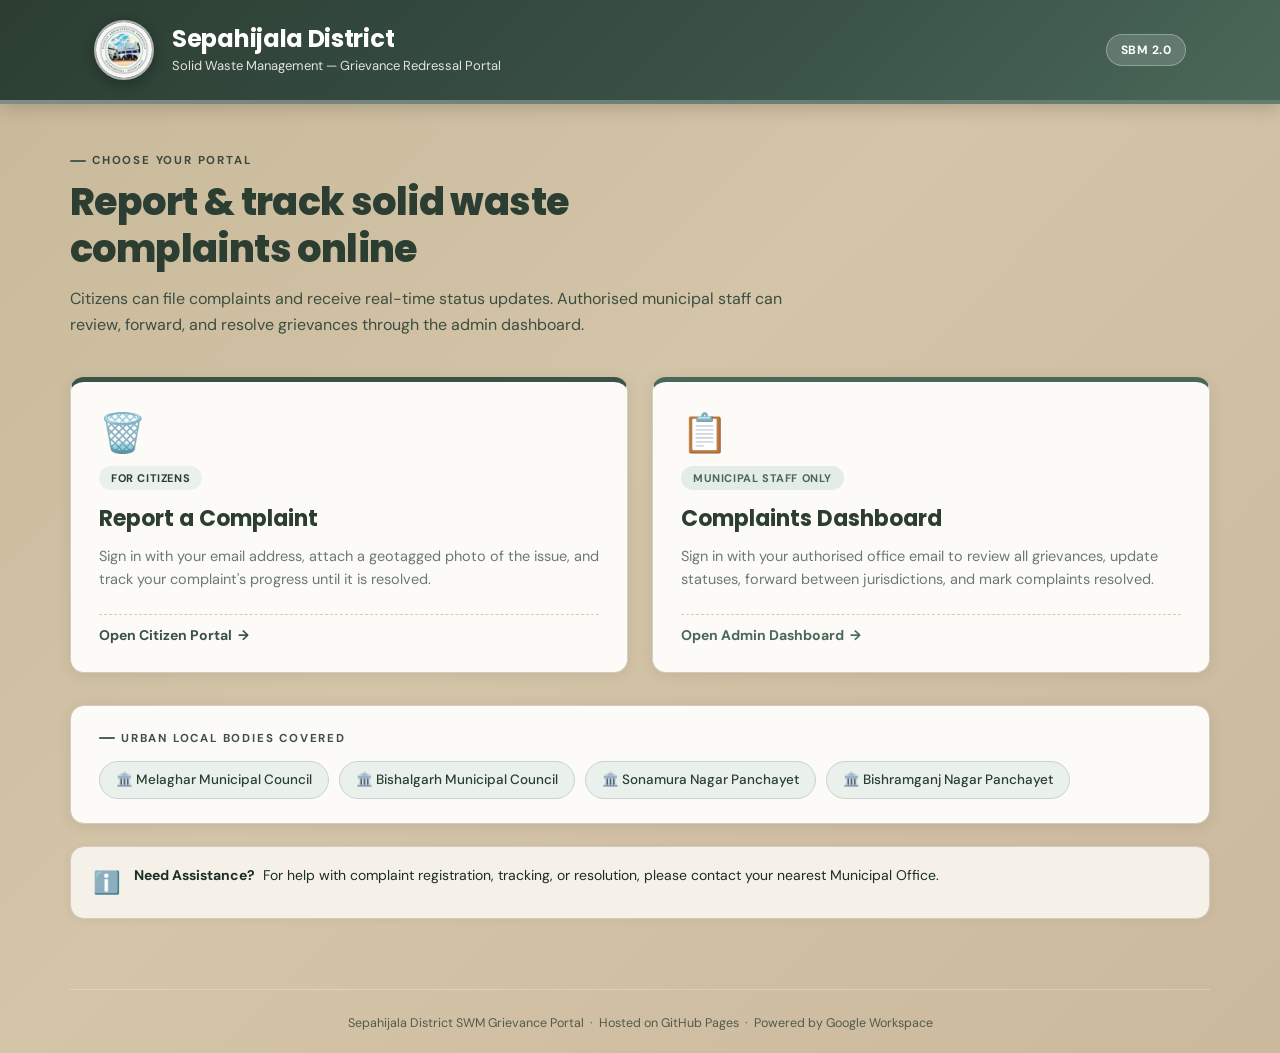
<file: index.html>
<!DOCTYPE html>
<html lang="en">
<head>
  <meta charset="UTF-8">
  <meta name="viewport" content="width=device-width, initial-scale=1">
  <title>SWM Grievance Portal — Sepahijala District</title>
  <link rel="preconnect" href="https://fonts.googleapis.com">
  <link rel="preconnect" href="https://fonts.gstatic.com" crossorigin>
  <link href="https://fonts.googleapis.com/css2?family=Poppins:wght@600;700;800&family=DM+Sans:ital,opsz,wght@0,9..40,400;0,9..40,500;0,9..40,600;1,9..40,400&display=swap" rel="stylesheet">
  <link rel="stylesheet" href="assets/style.css">
</head>
<body>

  <!-- ===== SITE HEADER ===== -->
  <header class="site-header">
    <div class="header-inner">
      <img src="assets/logo.jpg" alt="Sepahijala District Logo" class="district-logo">
      <div class="header-text">
        <h1>Sepahijala District</h1>
        <p>Solid Waste Management — Grievance Redressal Portal</p>
      </div>
      <div class="header-meta">
        <span class="sbm-tag">SBM 2.0</span>
      </div>
    </div>
    <div class="header-stripe"></div>
  </header>

  <!-- ===== MAIN CONTENT ===== -->
  <main class="main-wrap">

    <section class="hero">
      <p class="eyebrow">Choose your portal</p>
      <h2>Report &amp; track solid waste<br>complaints online</h2>
      <p class="hero-sub">
        Citizens can file complaints and receive real-time status updates.
        Authorised municipal staff can review, forward, and resolve grievances through the admin dashboard.
      </p>
    </section>

    <!-- Portal Cards -->
    <div class="portal-grid">

      <a class="portal-card" href="citizen.html">
        <div class="card-icon">🗑️</div>
        <span class="card-tag">For Citizens</span>
        <h3>Report a Complaint</h3>
        <p>Sign in with your email address, attach a geotagged photo of the issue, and track your complaint's progress until it is resolved.</p>
        <span class="card-cta">Open Citizen Portal <span class="cta-arrow">→</span></span>
      </a>

      <a class="portal-card admin-card" href="admin.html">
        <div class="card-icon">📋</div>
        <span class="card-tag admin-tag">Municipal Staff Only</span>
        <h3>Complaints Dashboard</h3>
        <p>Sign in with your authorised office email to review all grievances, update statuses, forward between jurisdictions, and mark complaints resolved.</p>
        <span class="card-cta admin-cta">Open Admin Dashboard <span class="cta-arrow">→</span></span>
      </a>

    </div>

    <!-- ULBs covered -->
    <div class="ulb-strip">
      <p class="eyebrow" style="margin-bottom: 14px;">Urban Local Bodies Covered</p>
      <div class="ulb-list">
        <span class="ulb-pill">🏛️ Melaghar Municipal Council</span>
        <span class="ulb-pill">🏛️ Bishalgarh Municipal Council</span>
        <span class="ulb-pill">🏛️ Sonamura Nagar Panchayet</span>
        <span class="ulb-pill">🏛️ Bishramganj Nagar Panchayet</span>
      </div>
    </div>

    <!-- Help note -->
    <div class="info-note">
      <span class="info-icon">ℹ️</span>
      <div>
        <strong>Need Assistance?</strong>&nbsp;
        For help with complaint registration, tracking, or resolution, please contact your nearest Municipal Office.
      </div>
    </div>

  </main>

  <!-- ===== FOOTER ===== -->
  <footer class="site-footer">
    Sepahijala District SWM Grievance Portal &nbsp;·&nbsp;
    Hosted on GitHub Pages &nbsp;·&nbsp;
    Powered by Google Workspace
  </footer>

</body>
</html>
</file>
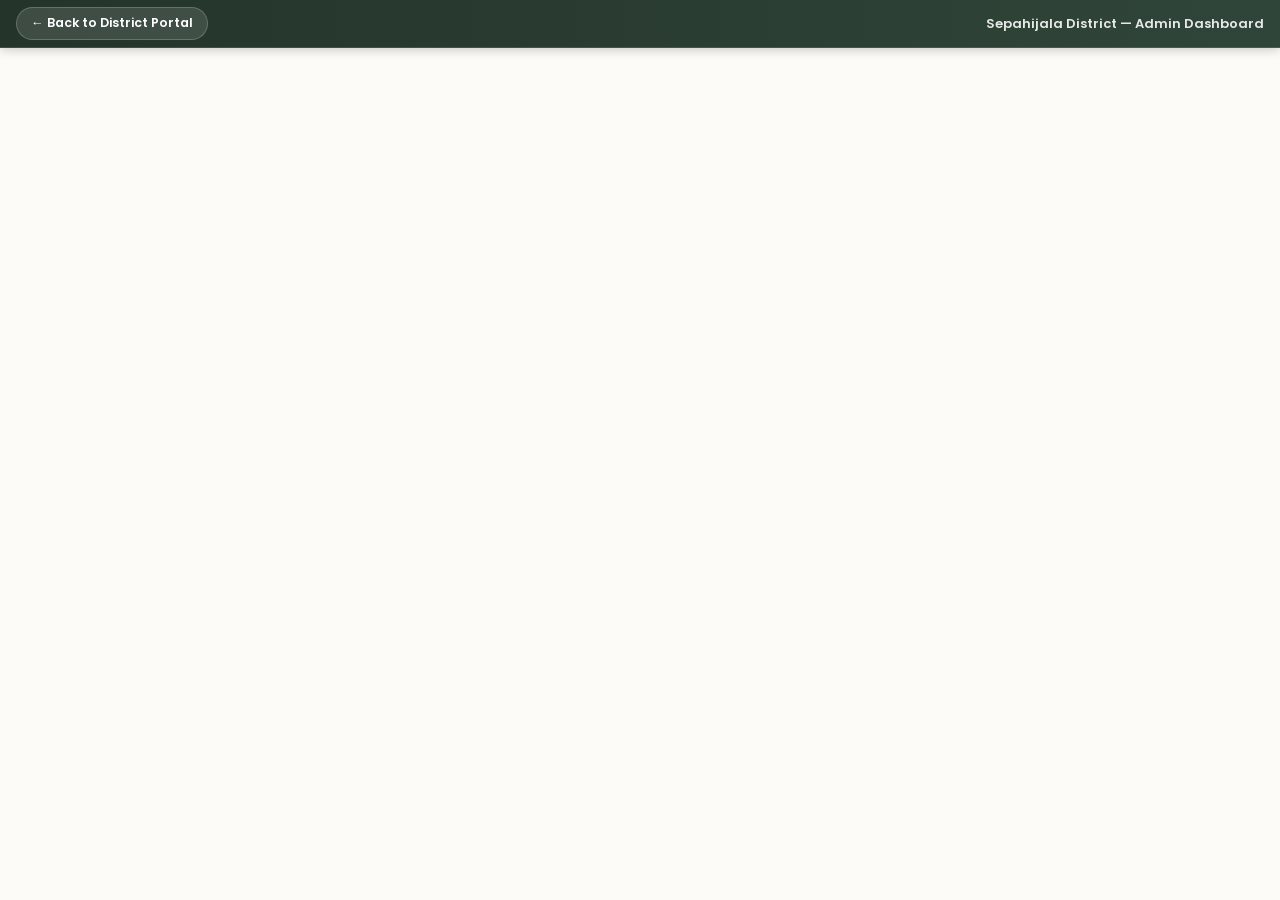
<file: admin.html>
<!DOCTYPE html>
<html lang="en">
<head>
  <meta charset="UTF-8">
  <meta name="viewport" content="width=device-width, initial-scale=1, maximum-scale=1">
  <title>Admin Dashboard — Sepahijala SWM Portal</title>
  <link rel="preconnect" href="https://fonts.googleapis.com">
  <link rel="preconnect" href="https://fonts.gstatic.com" crossorigin>
  <link href="https://fonts.googleapis.com/css2?family=Poppins:wght@600;700&family=DM+Sans:opsz,wght@9..40,400;9..40,500;9..40,600&display=swap" rel="stylesheet">
  <link rel="stylesheet" href="assets/style.css">
</head>
<body class="embed-page">
  <div class="embed-wrap">
    <header class="embed-nav-bar">
      <a href="index.html" class="embed-back-btn" title="Return to Portal Home">
        ← Back to District Portal
      </a>
      <div class="embed-nav-title">
        <span>Sepahijala District — Admin Dashboard</span>
      </div>
    </header>

    <iframe
      class="embed-frame"
      id="adminFrame"
      src="https://script.google.com/macros/s/AKfycbwW0gAlkAvaFceO05CezVtqpFYnjghvcNrupmX5fs6RljaRQCwBFAISzdk6IJJuTp2T/exec"
      title="Municipal Complaints Dashboard — Sepahijala District">
    </iframe>
  </div>
</body>
</html>
</file>
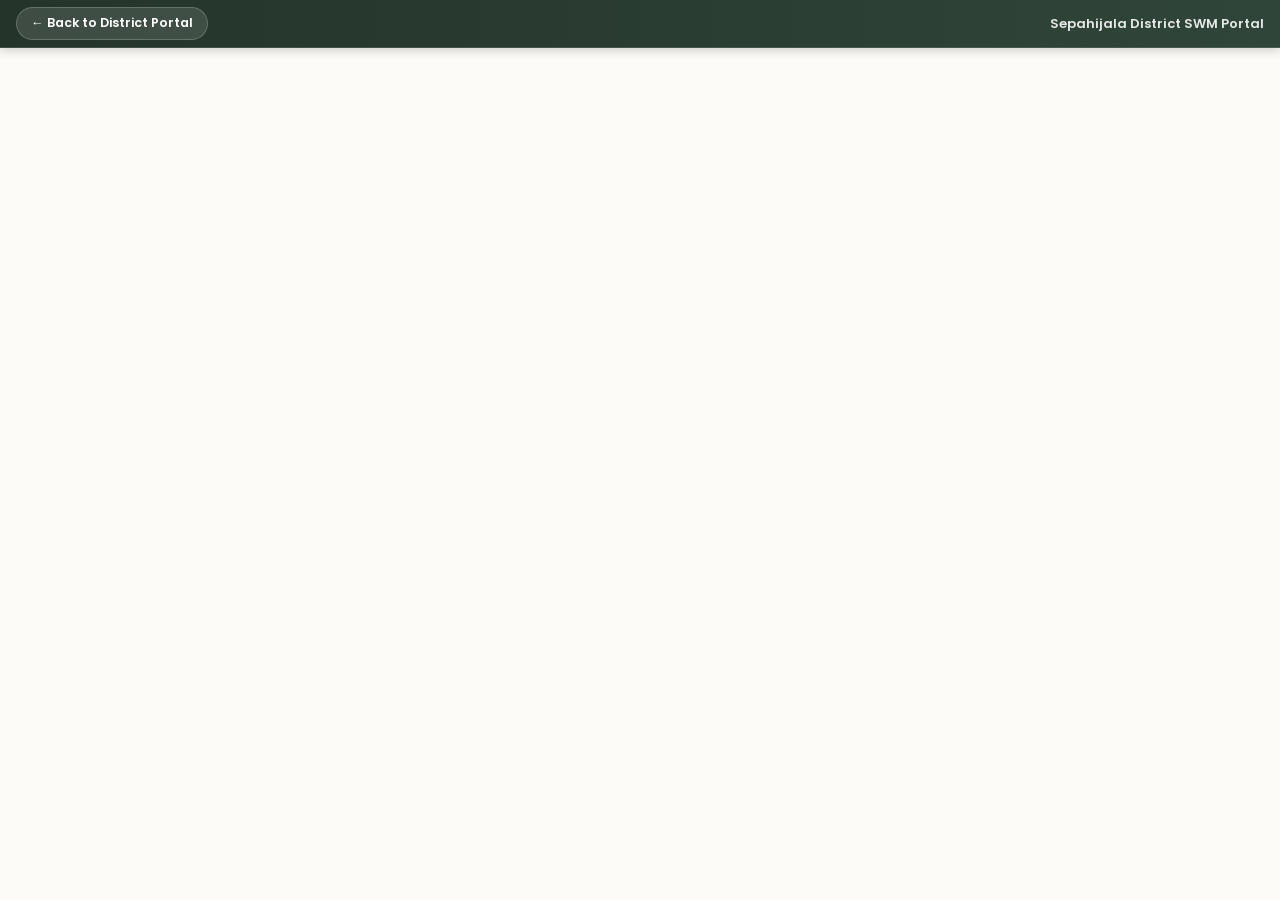
<file: citizen.html>
<!DOCTYPE html>
<html lang="en">
<head>
  <meta charset="UTF-8">
  <meta name="viewport" content="width=device-width, initial-scale=1, maximum-scale=1">
  <title>Report a Complaint — Sepahijala SWM Portal</title>
  <link rel="preconnect" href="https://fonts.googleapis.com">
  <link rel="preconnect" href="https://fonts.gstatic.com" crossorigin>
  <link href="https://fonts.googleapis.com/css2?family=Poppins:wght@600;700&family=DM+Sans:opsz,wght@9..40,400;9..40,500;9..40,600&display=swap" rel="stylesheet">
  <link rel="stylesheet" href="assets/style.css">
</head>
<body class="embed-page">
  <div class="embed-wrap">
    <header class="embed-nav-bar">
      <a href="index.html" class="embed-back-btn" title="Return to Portal Home">
        ← Back to District Portal
      </a>
      <div class="embed-nav-title">
        <span>Sepahijala District SWM Portal</span>
      </div>
    </header>

    <iframe
      class="embed-frame"
      id="citizenFrame"
      src="https://script.google.com/macros/s/AKfycbw9NcqqJ3kEIbpbFI3JFOiEI8DGfILufYYpgLzblxazCqpNKSVimtBMbDYCj-YBzCVkcQ/exec"
      title="Citizen Grievance Portal — Sepahijala District"
      allow="geolocation; camera">
    </iframe>
  </div>
</body>
</html>
</file>
<file: assets/style.css>
/*
  Sepahijala District — SWM Grievance Portal
  Theme: "Forest Green" — Dark Forest + Warm Sandy Beige
  Typography: Poppins (Headings) + DM Sans (Body)
  Compatibility: Ultra-responsive for Desktop, Laptop, Tablet, and Mobile
*/

/* ===== DESIGN TOKENS ===== */
:root {
  --forest:        #3A5247;
  --forest-dark:   #2C3E32;
  --forest-mid:    #4A6858;
  --forest-light:  #EAF0EC;
  --forest-pale:   #F2F6F3;
  --sand:          #D4C4A8;
  --sand-dark:     #C9B99A;
  --sand-light:    #E8DFD0;
  --cream:         #F5F0E8;
  --card:          #FDFBF8;
  --border:        #C8D4CB;
  --border-sand:   #D6CAB8;
  --ink:           #1A2E24;
  --muted:         #6B7A6F;
  --success:       #2E7D52;
  --danger:        #C0392B;
  --radius:        14px;
  --radius-sm:     8px;
  --shadow:        0 2px 14px rgba(42, 62, 50, 0.10);
  --shadow-md:     0 8px 30px rgba(42, 62, 50, 0.16);
  --shadow-lg:     0 14px 44px rgba(42, 62, 50, 0.22);
  --font-heading:  'Poppins', -apple-system, BlinkMacSystemFont, 'Segoe UI', sans-serif;
  --font-body:     'DM Sans', -apple-system, BlinkMacSystemFont, 'Segoe UI', sans-serif;
}

/* ===== RESET & GLOBAL STYLES ===== */
*, *::before, *::after {
  box-sizing: border-box;
  margin: 0;
  padding: 0;
}

html {
  font-size: 16px;
  -webkit-text-size-adjust: 100%;
  scroll-behavior: smooth;
}

body {
  font-family: var(--font-body);
  background: linear-gradient(135deg, #C9B99A 0%, #D4C4A8 45%, #CBB99E 100%);
  min-height: 100vh;
  min-height: 100dvh;
  color: var(--ink);
  -webkit-font-smoothing: antialiased;
  -moz-osx-font-smoothing: grayscale;
  line-height: 1.5;
  overflow-x: hidden;
}

a {
  color: var(--forest);
  text-decoration: none;
}

img {
  max-width: 100%;
  display: block;
}

/* ===== SITE HEADER ===== */
.site-header {
  background: linear-gradient(135deg, var(--forest-dark) 0%, var(--forest) 60%, var(--forest-mid) 100%);
  color: #fff;
  position: relative;
  box-shadow: 0 4px 18px rgba(0, 0, 0, 0.18);
}

.header-inner {
  display: flex;
  align-items: center;
  gap: 18px;
  padding: 20px 24px;
  max-width: 1140px;
  margin: 0 auto;
  width: 100%;
}

.district-logo {
  width: 60px;
  height: 60px;
  border-radius: 50%;
  object-fit: cover;
  border: 2.5px solid rgba(255, 255, 255, 0.6);
  flex-shrink: 0;
  box-shadow: 0 4px 14px rgba(0, 0, 0, 0.28);
  transition: transform 0.2s ease;
}

.district-logo:hover {
  transform: scale(1.04);
}

.header-text {
  flex: 1;
  min-width: 0;
}

.header-text h1 {
  font-family: var(--font-heading);
  font-size: clamp(18px, 2.4vw, 24px);
  font-weight: 700;
  letter-spacing: -0.3px;
  line-height: 1.2;
  white-space: nowrap;
  overflow: hidden;
  text-overflow: ellipsis;
}

.header-text p {
  font-size: clamp(11.5px, 1.4vw, 13px);
  opacity: 0.85;
  margin-top: 3px;
  font-weight: 400;
  line-height: 1.35;
}

.header-meta {
  margin-left: auto;
  flex-shrink: 0;
}

.sbm-tag {
  display: inline-flex;
  align-items: center;
  gap: 6px;
  background: rgba(255, 255, 255, 0.16);
  color: #fff;
  border: 1px solid rgba(255, 255, 255, 0.3);
  padding: 6px 14px;
  border-radius: 20px;
  font-size: 12px;
  font-weight: 700;
  letter-spacing: 0.5px;
  white-space: nowrap;
  backdrop-filter: blur(4px);
}

.header-stripe {
  height: 4px;
  background: linear-gradient(90deg, rgba(255,255,255,0.4) 0%, rgba(255,255,255,0.15) 100%);
}

/* ===== MAIN WRAPPER (Fluid & Centered) ===== */
.main-wrap {
  max-width: 1140px;
  width: 92%;
  margin: 0 auto;
  padding: 48px 0 70px;
}

/* ===== HERO SECTION ===== */
.hero {
  margin-bottom: 38px;
}

.eyebrow {
  font-size: 11.5px;
  font-weight: 700;
  letter-spacing: 1.8px;
  text-transform: uppercase;
  color: var(--forest-dark);
  margin-bottom: 10px;
  opacity: 0.9;
  display: flex;
  align-items: center;
  gap: 6px;
}

.eyebrow::before {
  content: "";
  display: inline-block;
  width: 16px;
  height: 2px;
  background: var(--forest);
  border-radius: 1px;
}

.hero h2 {
  font-family: var(--font-heading);
  font-size: clamp(24px, 3.8vw, 38px);
  font-weight: 800;
  color: var(--forest-dark);
  line-height: 1.22;
  margin-bottom: 14px;
  letter-spacing: -0.6px;
}

.hero-sub {
  font-size: clamp(14px, 1.6vw, 16px);
  color: #3C4D41;
  line-height: 1.65;
  max-width: 65ch;
}

/* ===== PORTAL CARDS (Adaptive Grid) ===== */
.portal-grid {
  display: grid;
  grid-template-columns: repeat(2, minmax(0, 1fr));
  gap: 24px;
  margin-bottom: 32px;
}

.portal-card {
  background: var(--card);
  border: 1px solid var(--border-sand);
  border-top: 5px solid var(--forest);
  border-radius: var(--radius);
  padding: 32px 28px 26px;
  color: var(--ink);
  display: flex;
  flex-direction: column;
  gap: 10px;
  box-shadow: var(--shadow);
  transition: transform 0.2s cubic-bezier(0.16, 1, 0.3, 1), box-shadow 0.2s ease, border-color 0.2s ease;
  position: relative;
  overflow: hidden;
}

.portal-card:hover {
  transform: translateY(-5px);
  box-shadow: var(--shadow-md);
  border-color: var(--forest);
}

.admin-card {
  border-top-color: var(--forest-mid);
}

.card-icon {
  font-size: 38px;
  line-height: 1;
  margin-bottom: 4px;
}

.card-tag {
  display: inline-block;
  font-size: 11px;
  font-weight: 700;
  text-transform: uppercase;
  letter-spacing: 0.6px;
  padding: 4px 12px;
  border-radius: 20px;
  background: var(--forest-light);
  color: var(--forest-dark);
  width: fit-content;
}

.admin-tag {
  background: #E4ECE6;
  color: var(--forest-mid);
}

.portal-card h3 {
  font-family: var(--font-heading);
  font-size: clamp(19px, 2vw, 22px);
  font-weight: 700;
  color: var(--forest-dark);
  margin: 2px 0 0;
}

.portal-card p {
  font-size: clamp(13px, 1.4vw, 14.5px);
  color: var(--muted);
  line-height: 1.6;
  flex: 1;
}

.card-cta {
  display: inline-flex;
  align-items: center;
  gap: 6px;
  font-size: 14px;
  font-weight: 700;
  color: var(--forest);
  margin-top: 12px;
  padding-top: 10px;
  border-top: 1px dashed var(--border-sand);
}

.admin-cta {
  color: var(--forest-mid);
}

.cta-arrow {
  display: inline-block;
  transition: transform 0.18s ease;
}

.portal-card:hover .cta-arrow {
  transform: translateX(6px);
}

/* ===== ULB DIRECTORY STRIP ===== */
.ulb-strip {
  background: var(--card);
  border: 1px solid var(--border-sand);
  border-radius: var(--radius);
  padding: 24px 28px;
  margin-bottom: 22px;
  box-shadow: var(--shadow);
}

.ulb-strip .eyebrow {
  margin-bottom: 14px;
}

.ulb-list {
  display: flex;
  flex-wrap: wrap;
  gap: 10px;
}

.ulb-pill {
  background: var(--forest-light);
  color: var(--forest-dark);
  border: 1px solid var(--border);
  border-radius: 24px;
  padding: 8px 16px;
  font-size: 13.5px;
  font-weight: 500;
  display: inline-flex;
  align-items: center;
  gap: 6px;
  transition: background 0.15s ease, transform 0.15s ease;
}

.ulb-pill:hover {
  background: #DEE9E1;
  transform: translateY(-1px);
}

/* ===== ASSISTANCE / INFO NOTE ===== */
.info-note {
  display: flex;
  align-items: flex-start;
  gap: 14px;
  background: var(--cream);
  border: 1px solid var(--border-sand);
  border-radius: var(--radius);
  padding: 18px 22px;
  font-size: 14px;
  color: var(--ink);
  line-height: 1.55;
  box-shadow: 0 1px 8px rgba(42, 62, 50, 0.05);
}

.info-icon {
  font-size: 22px;
  flex-shrink: 0;
  margin-top: 1px;
}

/* ===== SITE FOOTER ===== */
.site-footer {
  text-align: center;
  padding: 24px 20px 20px;
  font-size: 12.5px;
  color: rgba(30, 48, 38, 0.7);
  border-top: 1px solid rgba(255, 255, 255, 0.25);
  max-width: 1140px;
  margin: 0 auto;
}

/* ===== EMBEDDED PAGES (citizen.html & admin.html) ===== */
body.embed-page {
  overflow: hidden;
  background: #2C3E32;
  margin: 0;
  padding: 0;
}

.embed-wrap {
  height: 100vh;
  height: 100dvh;
  display: flex;
  flex-direction: column;
  overflow: hidden;
  -webkit-overflow-scrolling: touch;
}

/* Top Back Navigation Bar for Iframe Views */
.embed-nav-bar {
  background: linear-gradient(90deg, #24342A 0%, #304539 100%);
  color: #fff;
  height: 48px;
  display: flex;
  align-items: center;
  justify-content: space-between;
  padding: 0 16px;
  border-bottom: 1.5px solid rgba(255, 255, 255, 0.12);
  flex-shrink: 0;
  z-index: 100;
  box-shadow: 0 2px 10px rgba(0, 0, 0, 0.2);
}

.embed-back-btn {
  display: inline-flex;
  align-items: center;
  gap: 7px;
  color: #fff;
  text-decoration: none;
  font-family: var(--font-heading);
  font-size: 12.5px;
  font-weight: 600;
  padding: 6px 14px;
  border-radius: 20px;
  background: rgba(255, 255, 255, 0.12);
  border: 1px solid rgba(255, 255, 255, 0.2);
  transition: all 0.15s ease;
}

.embed-back-btn:hover {
  background: rgba(255, 255, 255, 0.22);
  transform: translateX(-2px);
}

.embed-nav-title {
  font-family: var(--font-heading);
  font-size: 13px;
  font-weight: 600;
  color: rgba(255, 255, 255, 0.88);
  display: flex;
  align-items: center;
  gap: 8px;
}

.embed-frame {
  flex: 1;
  width: 100%;
  height: 100%;
  border: none;
  display: block;
  background: #FDFBF8;
}

/* =========================================================
   RESPONSIVE BREAKPOINTS
   ========================================================= */

/* Tablets & Small Laptops (768px – 1024px) */
@media (max-width: 1024px) {
  .main-wrap {
    width: 94%;
    padding: 38px 0 60px;
  }

  .portal-grid {
    gap: 18px;
  }

  .portal-card {
    padding: 26px 22px 22px;
  }
}

/* Tablets (Portrait) & Large Mobile (< 768px) */
@media (max-width: 768px) {
  .header-inner {
    padding: 16px 20px;
    gap: 14px;
  }

  .district-logo {
    width: 50px;
    height: 50px;
  }

  .portal-grid {
    grid-template-columns: 1fr;
    gap: 18px;
  }

  .portal-card {
    padding: 24px 20px;
  }

  .ulb-strip {
    padding: 20px;
  }

  .ulb-list {
    gap: 8px;
  }

  .ulb-pill {
    font-size: 12.5px;
    padding: 6px 13px;
  }
}

/* Small Mobile (< 480px) */
@media (max-width: 480px) {
  .header-meta {
    display: none;
  }

  .header-inner {
    padding: 14px 16px;
    gap: 12px;
  }

  .district-logo {
    width: 44px;
    height: 44px;
  }

  .main-wrap {
    width: 92%;
    padding: 28px 0 50px;
  }

  .hero {
    margin-bottom: 26px;
  }

  .hero h2 {
    font-size: 23px;
  }

  .hero-sub {
    font-size: 13.5px;
  }

  .embed-nav-title {
    display: none;
  }
}
</file>
